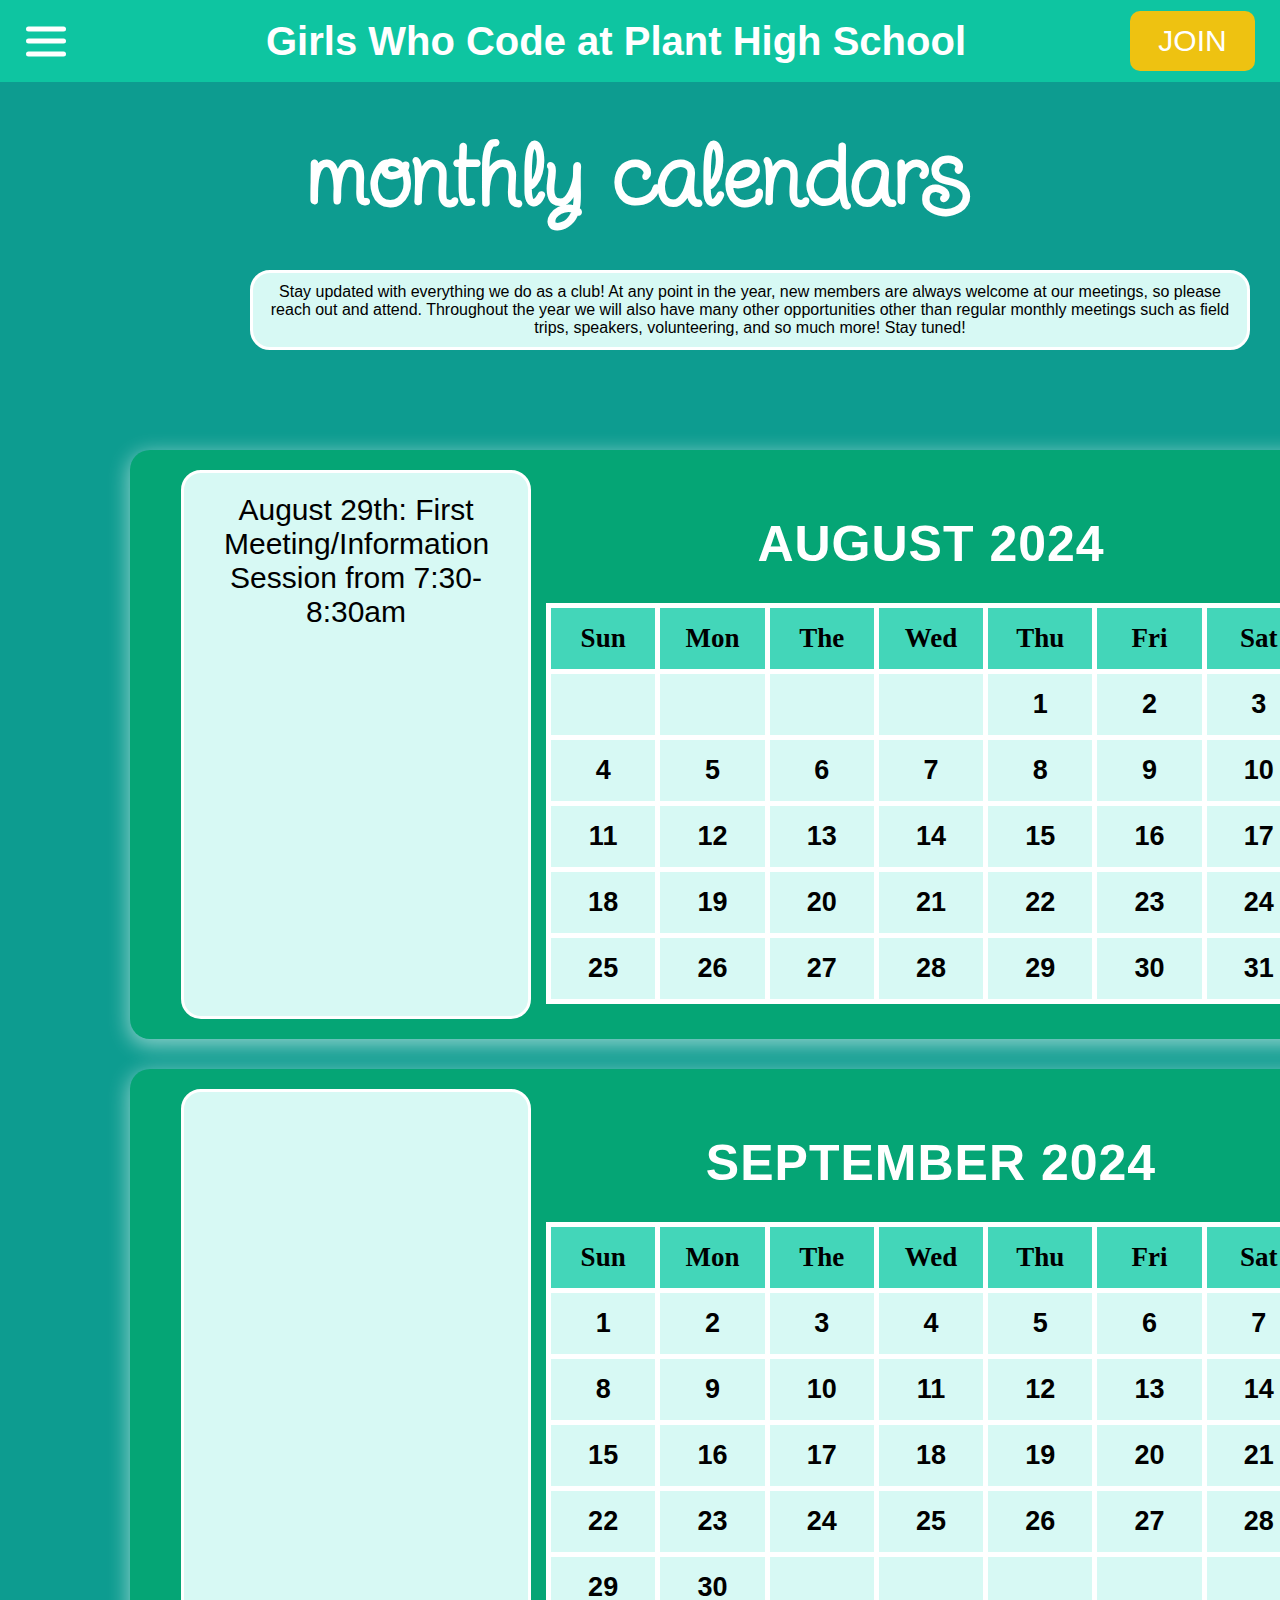
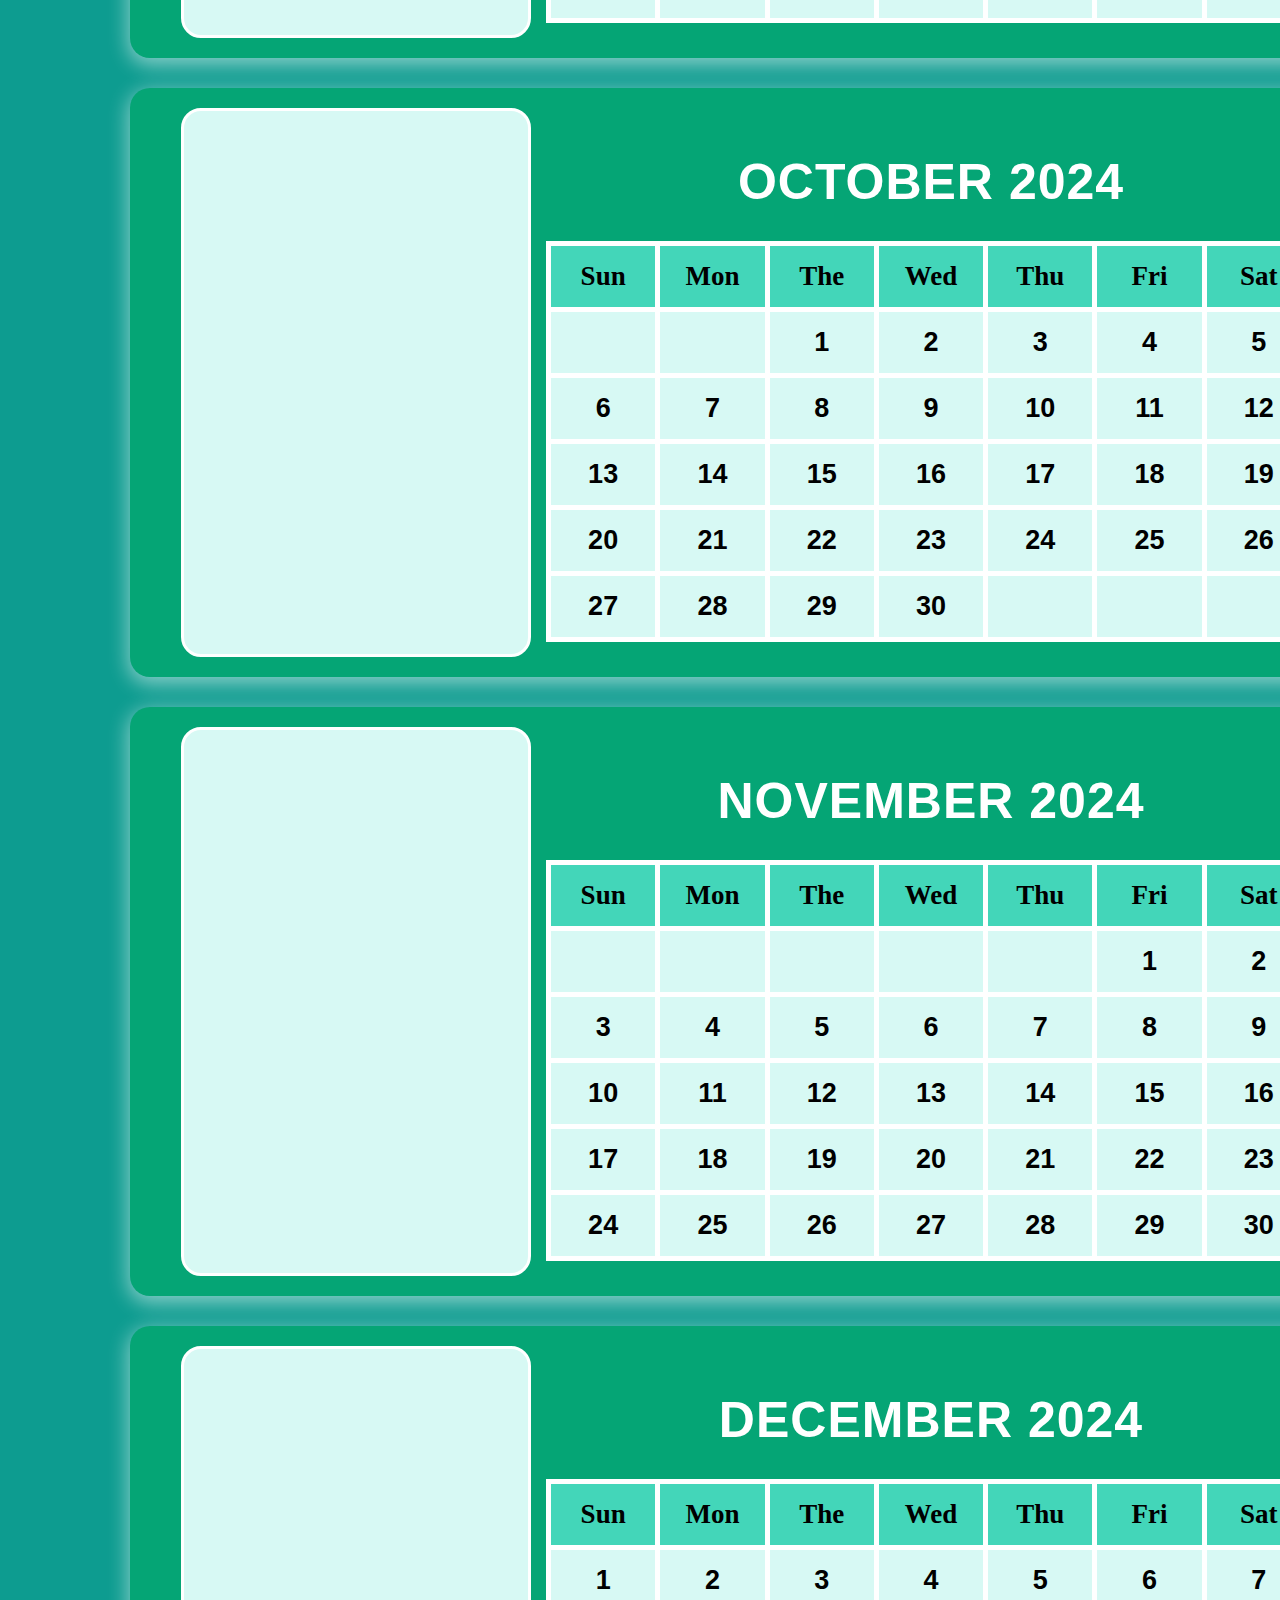
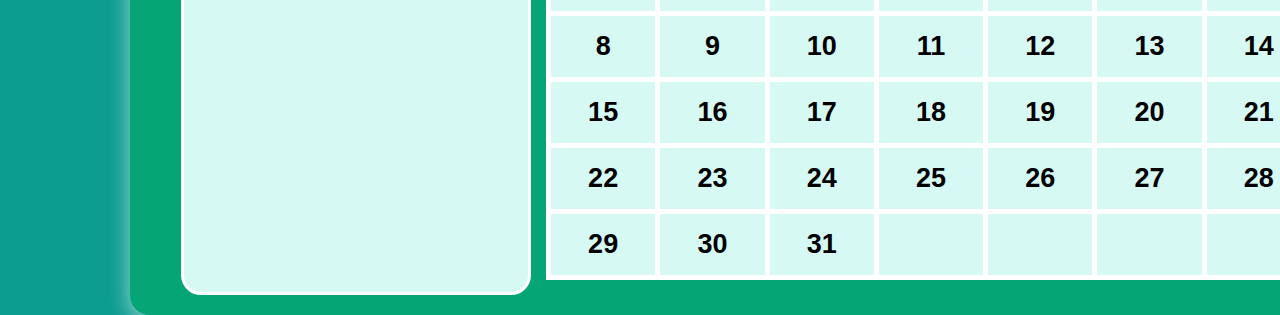
<file: calendar.html>
<!DOCTYPE html>
<html lang="en">
<head>
    <meta charset="UTF-8">
    <meta name="viewport" content="width=device-width, initial-scale=1.0">
    <title>Girls Who Code at Plant</title>
    <link rel = "stylesheet" href = "styles/general.css">
    <link rel = "stylesheet" href = "styles/hamburger-menu.css">
    <link rel = "stylesheet" href = "styles/monthlyCalendar.css">

    <link rel="preconnect" href="https://fonts.googleapis.com">
    <link rel="preconnect" href="https://fonts.gstatic.com" crossorigin>
    <link href="https://fonts.googleapis.com/css2?family=Gluten:wght@100..900&family=Libre+Baskerville:ital,wght@0,400;0,700;1,400&family=Red+Hat+Display:ital,wght@0,300..900;1,300..900&family=Roboto:ital,wght@0,100;0,300;0,400;0,500;0,700;0,900;1,100;1,300;1,400;1,500;1,700;1,900&family=Russo+One&family=Sacramento&family=Silkscreen:wght@400;700&family=Syncopate:wght@400;700&display=swap" rel="stylesheet">

    <link href="https://fonts.googleapis.com/css2?family=Gluten:wght@100..900&family=Libre+Baskerville:ital,wght@0,400;0,700;1,400&family=Red+Hat+Display:ital,wght@0,300..900;1,300..900&family=Roboto:ital,wght@0,100;0,300;0,400;0,500;0,700;0,900;1,100;1,300;1,400;1,500;1,700;1,900&family=Russo+One&family=Sacramento&family=Silkscreen:wght@400;700&family=Syncopate:wght@400;700&family=Twinkle+Star&family=WindSong:wght@400;500&display=swap" rel="stylesheet">

</head>

<body>
    <div class = "header">
        <div class = "left-section">
            <div class = "off-screen-menu">
                <ul>
                  <li><a class = "pages" href = "/index.html">home</a></li>
                  <li><a class = "pages" href = "/calendar.html">calendar</a></li>
                  <li><a class = "pages" href = "/projects.html">projects</a></li>
                  <li><a class = "pages" href = "/clubResources.html">club resources</a></li>
                </ul>
              </div>
          
              <nav>
                <div class = "ham-menu">
                  <span></span>
                  <span></span>
                  <span></span>
                </div>
              </nav>
          
              <script src="./hamburger-menu.js"></script>
        </div>
        <div class = "middle-section">
            <a style = "
                color: white;
                " href = "/index.html">
                Girls Who Code at Plant High School
            </a>
        </div>
        <div class = "right-section">
            <a href = "https://docs.google.com/forms/d/e/1FAIpQLSfEPYaWz8-37I2Lx8ysQwlpEAQPhO3wAy88INWL53CvcxTIDA/viewform?usp=sf_link" target = "_blank">
                <button class = "join-button">JOIN</button>
            </a>
        </div>
    </div>


    <div class = "calendar-title">
        monthly calendars
    </div>

    <div class = "calendar-info">
        Stay updated with everything we do as a club! At any point in the year, new members are always welcome at our meetings, so please
        reach out and attend. Throughout the year we will also have many other opportunities other than regular monthly meetings such as field 
        trips, speakers, volunteering, and so much more! Stay tuned!
    </div>

    <div class = "all-calendars">
        <div class = "dates-calendar">
            <div class = "dates">
                <p class = "info-dates" id = "aug-29-info">
                    August 29th: First Meeting/Information Session from 7:30-8:30am
                  </p>
            </div>

            <div class = "calendar">
                <div class="month">
                    <strong>AUGUST</strong>
                    <strong>2024</strong>
                </div>
                <div>
                    <table>
                        <tr>
                            <th>Sun</th>
                            <th>Mon</th>
                            <th>The</th>
                            <th>Wed</th>
                            <th>Thu</th>
                            <th>Fri</th>
                            <th>Sat</th>
                        </tr>
                        <tr>
                            <td></td>
                            <td></td>
                            <td></td>
                            <td></td>
                            <td>1</td>
                            <td>2</td>
                            <td>3</td>
                        </tr>
                        <tr>
                            <td>4</td>
                            <td>5</td>
                            <td>6</td>
                            <td>7</td>
                            <td>8</td>
                            <td>9</td>
                            <td>10</td>
                        </tr>
                        <tr>
                            <td>11</td>
                            <td>12</td>
                            <td>13</td>
                            <td>14</td>
                            <td>15</td>
                            <td>16</td>
                            <td>17</td>
                        </tr>
                        <tr>
                            <td>18</td>
                            <td>19</td>
                            <td>20</td>
                            <td>21</td>
                            <td>22</td>
                            <td>23</td>
                            <td>24</td>
                        </tr>
                        <tr>
                            <td>25</td>
                            <td>26</td>
                            <td>27</td>
                            <td>28</td>
                            <td id = "aug-29-date">29</td>
                            <td>30</td>
                            <td>31</td>
                        </tr>
                    </table>
                </div>
            </div>
        </div>

        <div class = "dates-calendar">
            <div class = "dates">
                
            </div>

            <div class = "calendar">
                <div class="month">
                    <strong>SEPTEMBER</strong>
                    <strong>2024</strong>
                </div>
                <div>
                    <table>
                        <tr>
                            <th>Sun</th>
                            <th>Mon</th>
                            <th>The</th>
                            <th>Wed</th>
                            <th>Thu</th>
                            <th>Fri</th>
                            <th>Sat</th>
                        </tr>
                        <tr>
                            <td>1</td>
                            <td>2</td>
                            <td>3</td>
                            <td>4</td>
                            <td>5</td>
                            <td>6</td>
                            <td>7</td>
                        </tr>
                        <tr>
                            <td>8</td>
                            <td>9</td>
                            <td>10</td>
                            <td>11</td>
                            <td>12</td>
                            <td>13</td>
                            <td>14</td>
                        </tr>
                        <tr>
                            <td>15</td>
                            <td>16</td>
                            <td>17</td>
                            <td>18</td>
                            <td>19</td>
                            <td>20</td>
                            <td>21</td>
                        </tr>
                        <tr>
                            <td>22</td>
                            <td>23</td>
                            <td>24</td>
                            <td>25</td>
                            <td>26</td>
                            <td>27</td>
                            <td>28</td>
                        </tr>
                        <tr>
                            <td>29</td>
                            <td>30</td>
                            <td></td>
                            <td></td>
                            <td></td>
                            <td></td>
                            <td></td>
                        </tr>
                    </table>
                </div>
            </div>
        </div>

        <div class = "dates-calendar">
            <div class = "dates">
                
            </div>

            <div class = "calendar">
                <div class="month">
                    <strong>OCTOBER</strong>
                    <strong>2024</strong>
                </div>
                <div>
                    <table>
                        <tr>
                            <th>Sun</th>
                            <th>Mon</th>
                            <th>The</th>
                            <th>Wed</th>
                            <th>Thu</th>
                            <th>Fri</th>
                            <th>Sat</th>
                        </tr>
                        <tr>
                            <td></td>
                            <td></td>
                            <td>1</td>
                            <td>2</td>
                            <td>3</td>
                            <td>4</td>
                            <td>5</td>
                        </tr>
                        <tr>
                            <td>6</td>
                            <td>7</td>
                            <td>8</td>
                            <td>9</td>
                            <td>10</td>
                            <td>11</td>
                            <td>12</td>
                        </tr>
                        <tr>
                            <td>13</td>
                            <td>14</td>
                            <td>15</td>
                            <td>16</td>
                            <td>17</td>
                            <td>18</td>
                            <td>19</td>
                        </tr>
                        <tr>
                            <td>20</td>
                            <td>21</td>
                            <td>22</td>
                            <td>23</td>
                            <td>24</td>
                            <td>25</td>
                            <td>26</td>
                        </tr>
                        <tr>
                            <td>27</td>
                            <td>28</td>
                            <td>29</td>
                            <td>30</td>
                            <td></td>
                            <td></td>
                            <td></td>
                        </tr>
                    </table>
                </div>
            </div>
        </div>

        <div class = "dates-calendar">
            <div class = "dates">
                
            </div>

            <div class = "calendar">
                <div class="month">
                    <strong>NOVEMBER</strong>
                    <strong>2024</strong>
                </div>
                <div>
                    <table>
                        <tr>
                            <th>Sun</th>
                            <th>Mon</th>
                            <th>The</th>
                            <th>Wed</th>
                            <th>Thu</th>
                            <th>Fri</th>
                            <th>Sat</th>
                        </tr>
                        <tr>
                            <td></td>
                            <td></td>
                            <td></td>
                            <td></td>
                            <td></td>
                            <td>1</td>
                            <td>2</td>
                        </tr>
                        <tr>
                            <td>3</td>
                            <td>4</td>
                            <td>5</td>
                            <td>6</td>
                            <td>7</td>
                            <td>8</td>
                            <td>9</td>
                        </tr>
                        <tr>
                            <td>10</td>
                            <td>11</td>
                            <td>12</td>
                            <td>13</td>
                            <td>14</td>
                            <td>15</td>
                            <td>16</td>
                        </tr>
                        <tr>
                            <td>17</td>
                            <td>18</td>
                            <td>19</td>
                            <td>20</td>
                            <td>21</td>
                            <td>22</td>
                            <td>23</td>
                        </tr>
                        <tr>
                            <td>24</td>
                            <td>25</td>
                            <td>26</td>
                            <td>27</td>
                            <td>28</td>
                            <td>29</td>
                            <td>30</td>
                        </tr>
                    </table>
                </div>
            </div>
        </div>

        <div class = "dates-calendar">
            <div class = "dates">
                
            </div>

            <div class = "calendar">
                <div class="month">
                    <strong>DECEMBER</strong>
                    <strong>2024</strong>
                </div>
                <div>
                    <table>
                        <tr>
                            <th>Sun</th>
                            <th>Mon</th>
                            <th>The</th>
                            <th>Wed</th>
                            <th>Thu</th>
                            <th>Fri</th>
                            <th>Sat</th>
                        </tr>
                        <tr>
                            <td>1</td>
                            <td>2</td>
                            <td>3</td>
                            <td>4</td>
                            <td>5</td>
                            <td>6</td>
                            <td>7</td>
                        </tr>
                        <tr>
                            <td>8</td>
                            <td>9</td>
                            <td>10</td>
                            <td>11</td>
                            <td>12</td>
                            <td>13</td>
                            <td>14</td>
                        </tr>
                        <tr>
                            <td>15</td>
                            <td>16</td>
                            <td>17</td>
                            <td>18</td>
                            <td>19</td>
                            <td>20</td>
                            <td>21</td>
                        </tr>
                        <tr>
                            <td>22</td>
                            <td>23</td>
                            <td>24</td>
                            <td>25</td>
                            <td>26</td>
                            <td>27</td>
                            <td>28</td>
                        </tr>
                        <tr>
                            <td>29</td>
                            <td>30</td>
                            <td>31</td>
                            <td></td>
                            <td></td>
                            <td></td>
                            <td></td>
                        </tr>
                    </table>
                </div>
            </div>
        </div>
    </div>

    
</body>
</html>
</file>
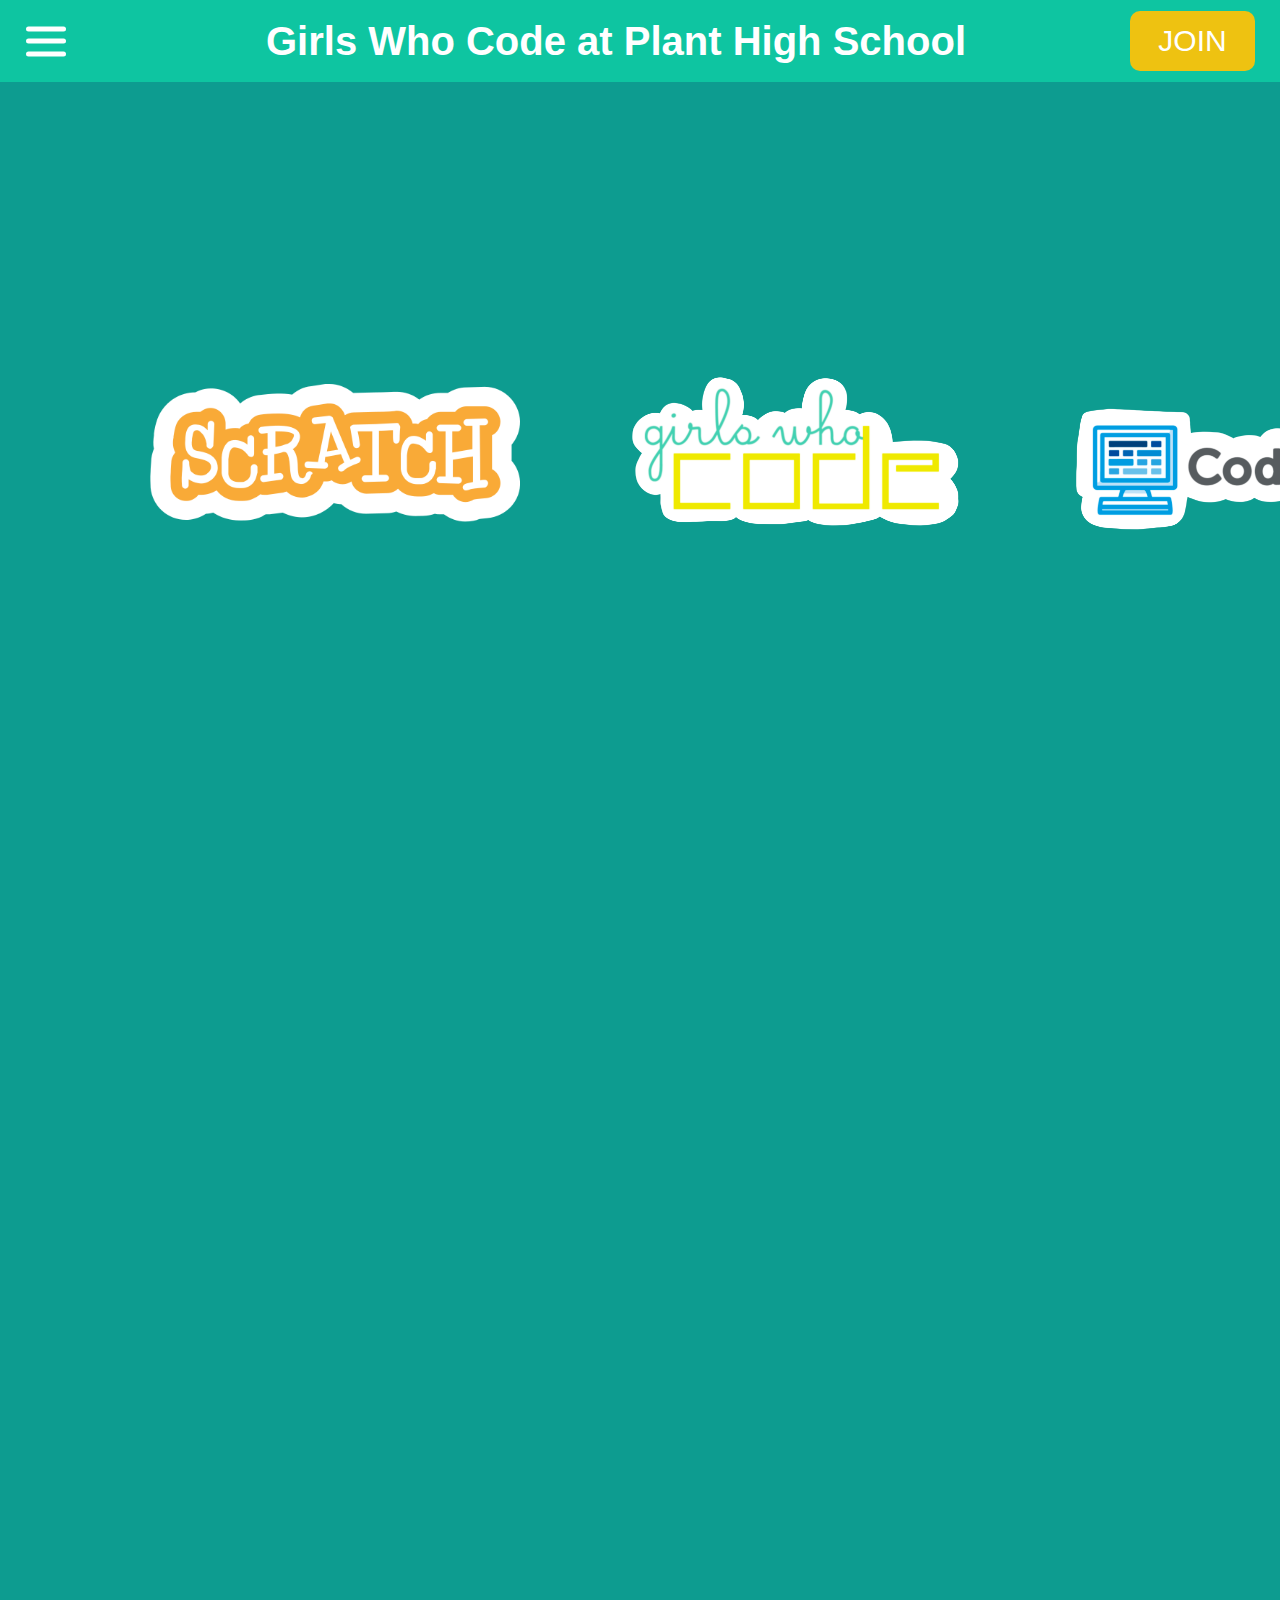
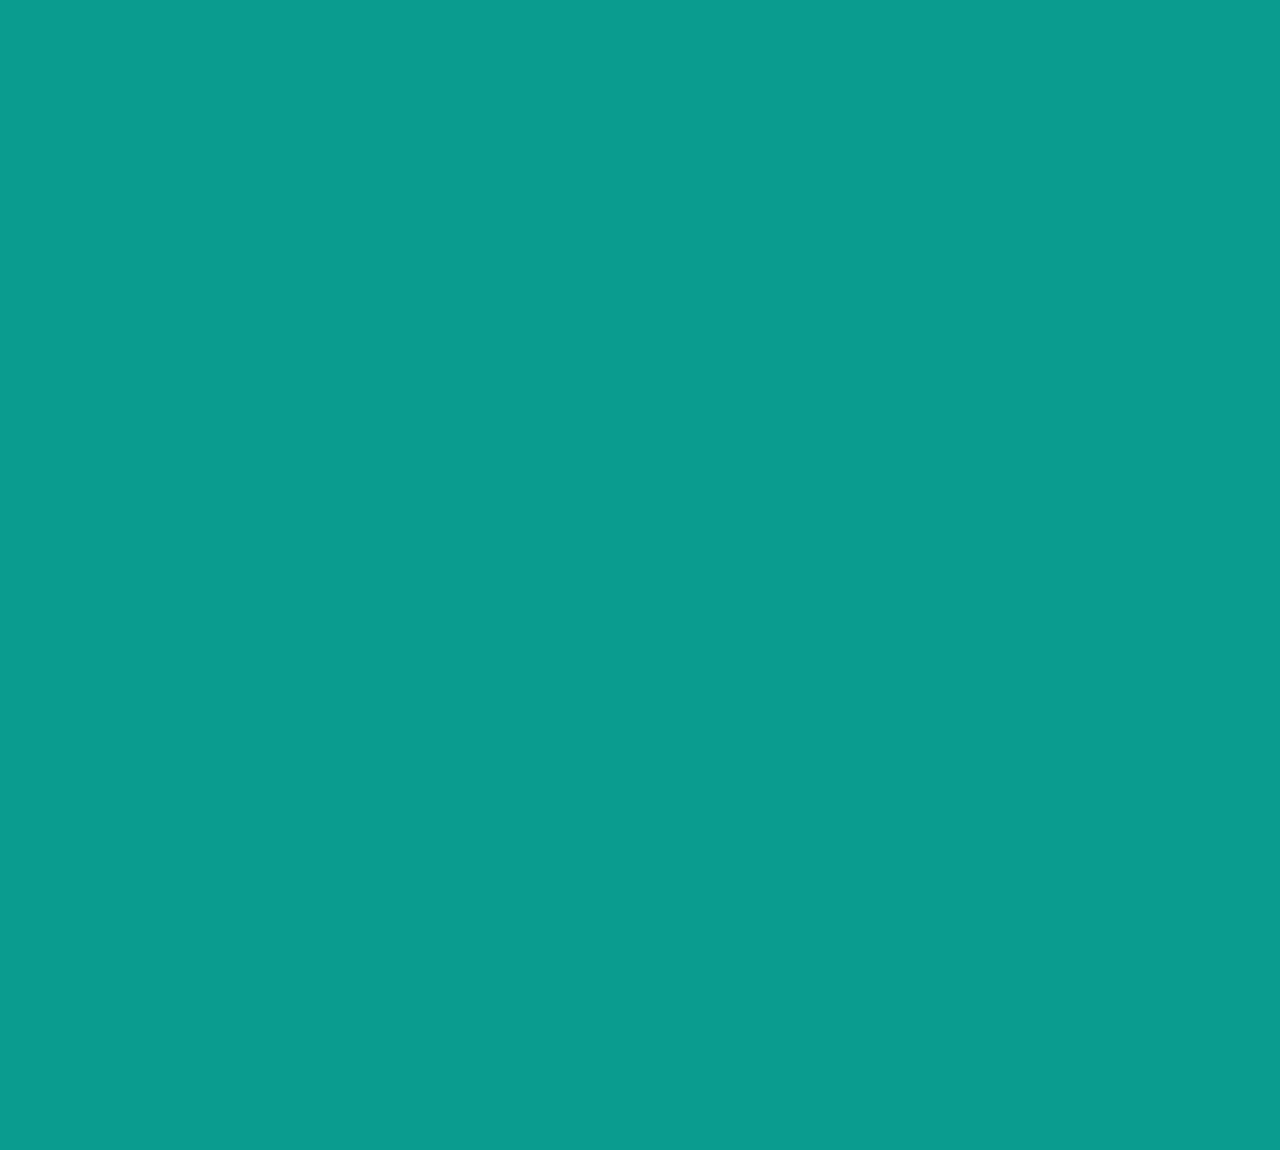
<file: clubResources.html>
<!DOCTYPE html>
<html lang="en">
<head>
    <meta charset="UTF-8">
    <meta name="viewport" content="width=device-width, initial-scale=1.0">
    <title>Girls Who Code at Plant</title>
    <link rel = "stylesheet" href = "styles/general.css">
    <link rel = "stylesheet" href = "styles/hamburger-menu.css">
    <link rel = "stylesheet" href = "styles/linksForClub.css">

</head>

<body>
    <div class = "header">
        <div class = "left-section">
            <div class = "off-screen-menu">
                <ul>
                  <li><a class = "pages" href = "/index.html">home</a></li>
                  <li><a class = "pages" href = "/calendar.html">calendar</a></li>
                  <li><a class = "pages" href = "/projects.html">projects</a></li>
                  <li><a class = "pages" href = "/clubResources.html">club resources</a></li>
                </ul>
              </div>
          
              <nav>
                <div class = "ham-menu">
                  <span></span>
                  <span></span>
                  <span></span>
                </div>
              </nav>
          
              <script src="./hamburger-menu.js"></script>
        </div>
        <div class = "middle-section">
            <a style = "
            color: white;
            " href = "/index.html">
                Girls Who Code at Plant High School
            </a>
        </div>
        <div class = "right-section">
            <a href = "https://docs.google.com/forms/d/e/1FAIpQLSfEPYaWz8-37I2Lx8ysQwlpEAQPhO3wAy88INWL53CvcxTIDA/viewform?usp=sf_link" target = "_blank">
                <button class = "join-button">JOIN</button>
            </a>
        </div>
    </div>

    <div class = "club-links">
        <div>
            <a href = "https://scratch.mit.edu/" target = "_blank">
                <img  class = "program-images" id = "scratch-logo" src = "images/scratch logo.png">
            </a>
        </div>
        <div>
            <a href = "https://hq.girlswhocode.com/" target = "_blank">
                <img class = "program-images" id = "gwc-logo" src = "images/gwc logo.png">
            </a>
        </div>
        <div>
            <a href = "https://codehs.com/" target = "_blank">
                <img class = "program-images" id = "codehs-logo" src = "images/code hs logo.png">
            </a>
        </div>
    </div>



   
    



</body>
</html>
</file>
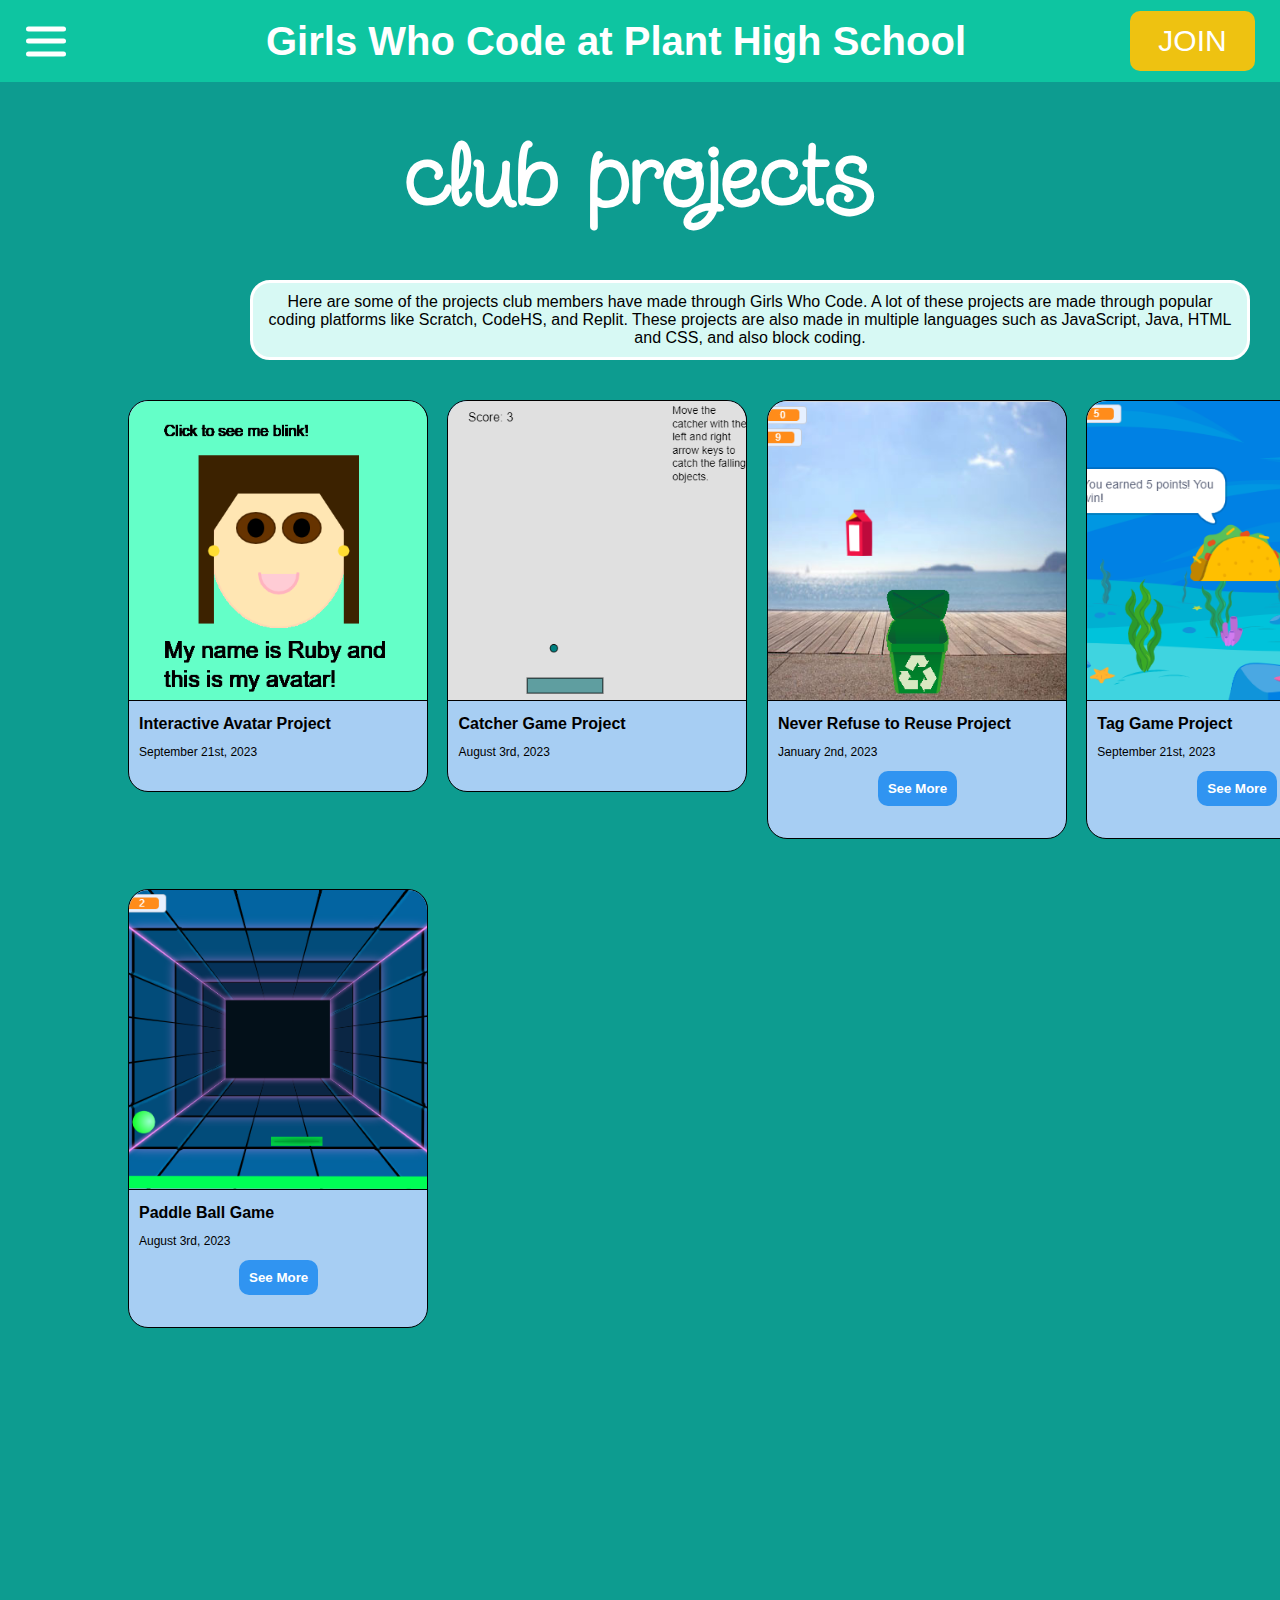
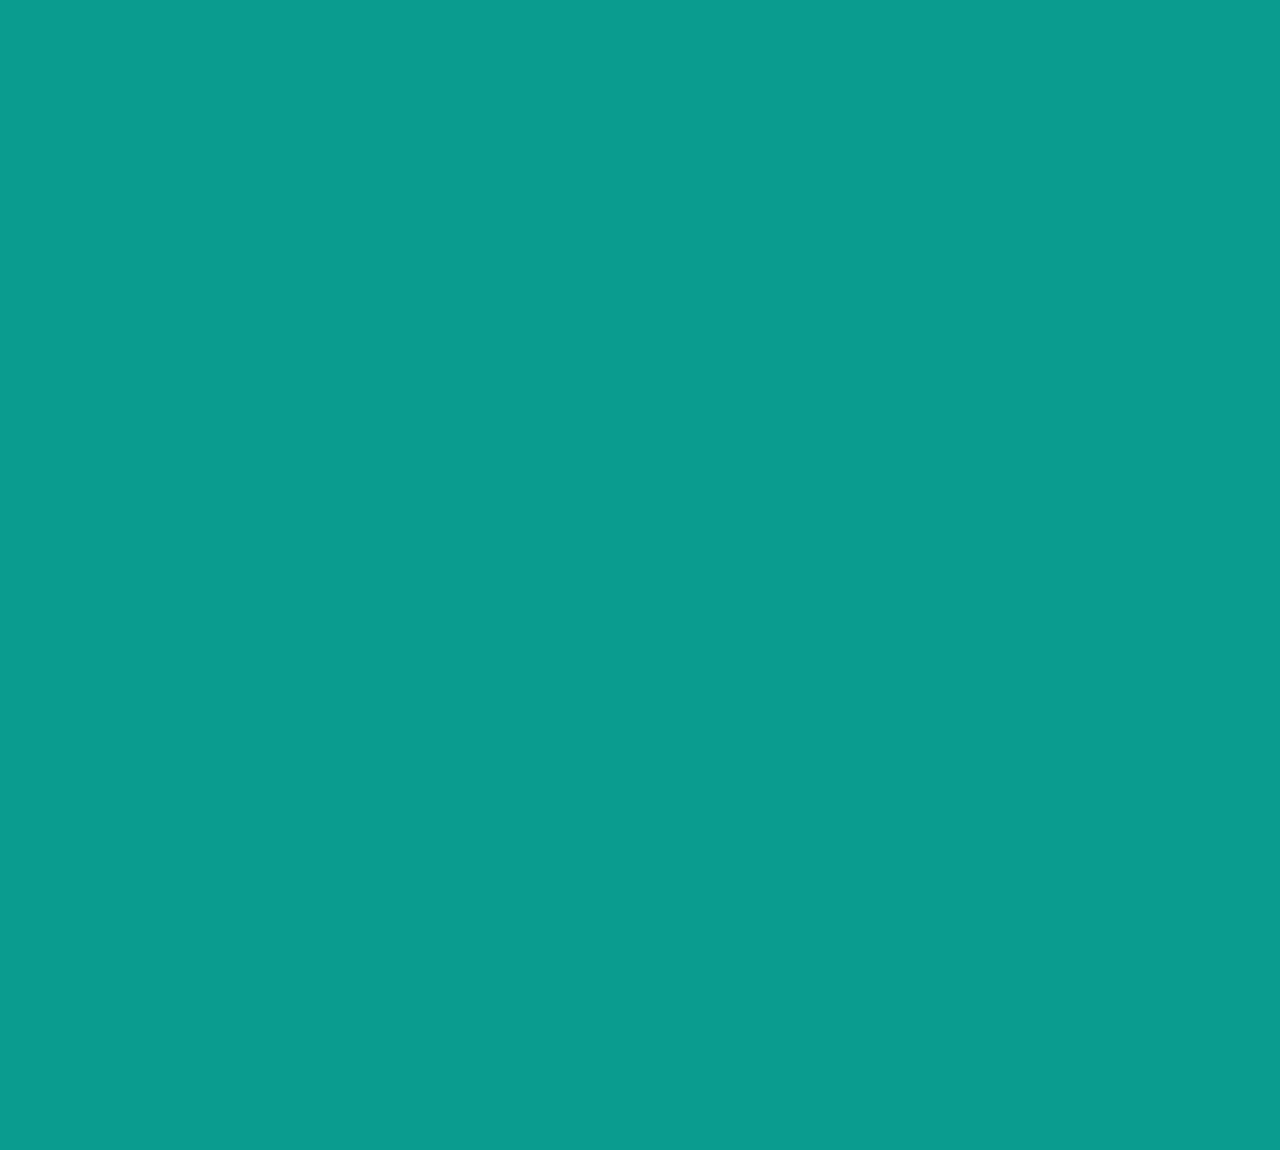
<file: projects.html>
<!DOCTYPE html>
<html lang="en">
<head>
    <meta charset="UTF-8">
    <meta name="viewport" content="width=device-width, initial-scale=1.0">
    <title>Girls Who Code at Plant</title>
    <link rel = "stylesheet" href = "styles/general.css">
    <link rel = "stylesheet" href = "styles/hamburger-menu.css">
    <link rel = "stylesheet" href = "styles/projectImages.css">

    <link rel="preconnect" href="https://fonts.googleapis.com">
    <link rel="preconnect" href="https://fonts.gstatic.com" crossorigin>
    <link href="https://fonts.googleapis.com/css2?family=Gluten:wght@100..900&family=Libre+Baskerville:ital,wght@0,400;0,700;1,400&family=Red+Hat+Display:ital,wght@0,300..900;1,300..900&family=Roboto:ital,wght@0,100;0,300;0,400;0,500;0,700;0,900;1,100;1,300;1,400;1,500;1,700;1,900&family=Russo+One&family=Sacramento&family=Silkscreen:wght@400;700&family=Syncopate:wght@400;700&display=swap" rel="stylesheet">

    <link href="https://fonts.googleapis.com/css2?family=Gluten:wght@100..900&family=Libre+Baskerville:ital,wght@0,400;0,700;1,400&family=Red+Hat+Display:ital,wght@0,300..900;1,300..900&family=Roboto:ital,wght@0,100;0,300;0,400;0,500;0,700;0,900;1,100;1,300;1,400;1,500;1,700;1,900&family=Russo+One&family=Sacramento&family=Silkscreen:wght@400;700&family=Syncopate:wght@400;700&family=Twinkle+Star&family=WindSong:wght@400;500&display=swap" rel="stylesheet">

</head>

<body>
    <div class = "header">
        <div class = "left-section">
            <div class = "off-screen-menu">
                <ul>
                  <li><a class = "pages" href = "/index.html">home</a></li>
                  <li><a class = "pages" href = "/calendar.html">calendar</a></li>
                  <li><a class = "pages" href = "/projects.html">projects</a></li>
                  <li><a class = "pages" href = "/clubResources.html">club resources</a></li>
                </ul>
              </div>
          
              <nav>
                <div class = "ham-menu">
                  <span></span>
                  <span></span>
                  <span></span>
                </div>
              </nav>
          
              <script src="./hamburger-menu.js"></script>
        </div>
        <div class = "middle-section">
            <a style = "
            color: white;
            " href = "/index.html">
                Girls Who Code at Plant High School
            </a>
        </div>
        <div class = "right-section">
            <a href = "https://docs.google.com/forms/d/e/1FAIpQLSfEPYaWz8-37I2Lx8ysQwlpEAQPhO3wAy88INWL53CvcxTIDA/viewform?usp=sf_link" target = "_blank">
                <button class = "join-button">JOIN</button>
            </a>
        </div>
    </div>

    <div class = "calendar-title" id = "club-projects">
        club projects
    </div>


    <div class = "project-info">
        Here are some of the projects club members have made through Girls Who Code. A lot of these projects are made through popular coding 
        platforms like Scratch, CodeHS, and Replit. These projects are also made in multiple languages such as JavaScript, Java, HTML and CSS,
        and also block coding. 
    </div>
    
    <div class = "project-grid">
        <div class = "projectPreview">
            <img class = "projectImg" src = "images/interactive avatar screenshot.png">
            <p class = "projectName">
                Interactive Avatar Project
            </p>
            <p class = "projectDate">
                September 21st, 2023
            </p>
            <!--<button class = "seeMoreButton" >See More</button>-->
        </div>
    
        <div class = "projectPreview">
            <img class = "projectImg" src = "images/catcher game screenshot.png">
            <p class = "projectName">
                Catcher Game Project
            </p>
            <p class = "projectDate">
                August 3rd, 2023
            </p>
            <!--<button class = "seeMoreButton" >See More</button>-->
        </div>
    
        <div class = "projectPreview">
            <img class = "projectImg" src = "images/never refuse to reuse .png">
            <p class = "projectName">
                Never Refuse to Reuse Project
            </p>
            <p class = "projectDate">
                January 2nd, 2023
            </p>
            <a href = "https://scratch.mit.edu/projects/892886387" target = "_blank">
                <button class = "seeMoreButton">See More</button>
            </a>
        </div>
    
        <div class = "projectPreview">
            <img class = "projectImg" src = "images/gwc proj 1 screenshot.png">
            <p class = "projectName">
                Tag Game Project
            </p>
            <p class = "projectDate">
                September 21st, 2023
            </p>
            <a href = "https://scratch.mit.edu/projects/883164802" target = "_blank">
                <button class = "seeMoreButton">See More</button>
            </a>
        </div>
    
        <div class = "projectPreview">
            <img class = "projectImg" src = "images/paddle ball.png">
            <p class = "projectName">
                Paddle Ball Game
            </p>
            <p class = "projectDate">
                August 3rd, 2023
            </p>
            <a href = "https://scratch.mit.edu/projects/262683113" target = "_blank">
                <button class = "seeMoreButton">See More</button>
            </a>
        </div>
    
        <!--
        <div class = "projectPreview">
            <img class = "projectImg" src = "images/gwc proj 1 screenshot.png">
            <p class = "projectName">
                Tag Game Project
            </p>
            <p class = "projectDate">
                January 2nd, 2023
            </p>
            <button class = "seeMoreButton">See More</button>
        </div>
    
        <div class = "projectPreview">
            <img class = "projectImg" src = "images/interactive avatar screenshot.png">
            <p class = "projectName">
                Interactive Avatar Project
            </p>
            <p class = "projectDate">
                September 21st, 2023
            </p>
            <button class = "seeMoreButton" >See More</button>
        </div>
    
        <div class = "projectPreview">
            <img class = "projectImg" src = "images/catcher game screenshot.png">
            <p class = "projectName">
                Refuse to Reuse Project
            </p>
            <p class = "projectDate">
                August 3rd, 2023
            </p>
            <button class = "seeMoreButton">See More</button>
        </div>
    
        <div class = "projectPreview">
            <img class = "projectImg" src = "images/gwc proj 1 screenshot.png">
            <p class = "projectName">
                Catcher Game Project
            </p>
            <p class = "projectDate">
                January 2nd, 2023
            </p>
            <button class = "seeMoreButton">See More</button>
        </div>
    
        <div class = "projectPreview">
            <img class = "projectImg" src = "images/interactive avatar screenshot.png">
            <p class = "projectName">
                Interactive Avatar Project
            </p>
            <p class = "projectDate">
                September 21st, 2023
            </p>
            <button class = "seeMoreButton" >See More</button>
        </div>
    
        <div class = "projectPreview">
            <img class = "projectImg" src = "images/catcher game screenshot.png">
            <p class = "projectName">
                Refuse to Reuse Project
            </p>
            <p class = "projectDate">
                August 3rd, 2023
            </p>
            <button class = "seeMoreButton">See More</button>
        </div>
    
        <div class = "projectPreview">
            <img class = "projectImg" src = "images/gwc proj 1 screenshot.png">
            <p class = "projectName">
                Catcher Game Project
            </p>
            <p class = "projectDate">
                January 2nd, 2023
            </p>
            <button class = "seeMoreButton">See More</button>
        </div>
    </div>
    -->
    </div>
    


</body>
</html>
</file>
<file: styles/general.css>
body {
    background-color: #0D9C90;
    height: 2750px;
    width: 1500px;
    padding-top: 120px;
}



.home-content {
    display: flex;
    flex-direction: row;
    justify-content: center;
    transform: translateX(100px);
    width: 1320px;
}

.describe {
    padding: 20px;
    border: 3px solid white;
    border-radius: 20px;
    background-color: #D7F9F4;
    margin-left: 20px;
    font-size: 20px;
    padding-top: 40px;
    align-items: center;
    justify-content: center;
}

.describe-insta {
    text-align: center;
    font-size: 20px;
    background-color: #F9B88C;
    padding: 10px;
    border-radius: 20px;
    border: 1px white solid;
    color: white;
    width: 300px;
    align-items: center;
    justify-content: center;
}

.describe-insta-username {
    font-weight: bold;
}
.describe-insta-username:hover {
    color: rgb(160, 243, 139);
}

.describe-content{ 
    margin-top: 25px;
    padding: 20px;
}

.home-content-2 {
    display: flex;
    flex-direction: row;
    justify-content: center;
    transform: translateX(100px);
    padding: 20px;
    width: 1320px;
}

.describe-2 {
    padding: 20px;
    border: 3px solid white;
    border-radius: 20px;
    background-color: #D7F9F4;
    font-size: 20px;
    height: 100%;
    height: 500px;
}










.header {
    height: 82px;
    display: flex;
    flex-direction: row;
    justify-content: space-between;
    position: fixed;
    top: 0;
    right: 0;
    left: 0;
    background-color: #0ec5a1;
    z-index: 100;
}
.left-section {
    margin-right: 70px;
    display: flex;
    align-items: center;
}

.hamburger-menu {
    height: 24px;
    margin-left: 24px;
    margin-right: 24px;
}

.middle-section {
    display: flex;
    align-items: center;
    flex-shrink: 0;
    font-size: 40px;
    color: white;
    font-weight: bold;
    font-family: sans-serif;
}

.right-section {
    width: 180px;
    display: flex;
    align-items: center;
    justify-content: space-between;
    margin-right: 20px;
    flex-shrink: 0;
    right: 0;
}
.join-button {
    text-align: center;
    transform: translateX(50px);
    width: 125px;
    height: 60px;
    font-size: 30px;
    border-radius: 10px;
    border: none;
    font-family: sans-serif;
    background-color: #eec211;
    color: white;
    cursor: pointer;
    transition: all 0.15 ease;
}
.join-button:hover {
    background-color: #f1d256;
}





.home-quote {
    width: 1265px;
    width: 102%;
    padding: 10px;
    text-align: center;
    
    border-bottom: solid 2px rgb(0, 0, 0);

    box-shadow: 5px 5px 10px 2px rgba(0,0,0,.8);
    margin-top: 50px;
    margin-bottom: 70px;
    background-color: #eec211;
}
/*
.open-quote {
    font-size: 200px;
    font-family: sans-serif;
    position: absolute;
    color: white;
    transform: translateY(-50px);
    margin-left: 10px;
    margin-top: 10px;
}
*/


.quote {
    padding: 10px;
    font-size: 80px;
    color: white;
    font-family: sans-serif;
    line-height: 80px;
    font-family: "Silkscreen";
}
/*
.close-quote {
    font-size: 200px;
    font-family: sans-serif;
    position: absolute;
    color: rgb(255, 255, 255);
    transform: translate(1030px, -160px);
}
*/


.footer {
    position: absolute;
    display: flex;
    bottom: 0;
    width: 1700px;
    background-color: #0ec5a1;
    height: 250px;
    padding: 10px;
    text-align: center;
    color: white;
}

/*
.calendar-title {
    background-color: red;
    width: 102%;
    padding: 20px;
    font-size: 100px;
    font-family: sans-serif;
    text-align: center;
    color: white;
    margin-bottom: 30px;
  }
*/

  .calendar-title {
    display: flex;
    flex-direction: row;
    justify-content: space-between;
    justify-content: center;
    position: absolute;
    right: 0;
    left: 0;
    z-index: 99;
    color: white;
    text-align: center;
    font-size: 90px;
    align-items: center;
    font-weight: bold;
    font-family: "Twinkle Star";
  }
</file>
<file: styles/hamburger-menu.css>
* {
    margin: 0;
    padding: 0;
    box-sizing: border-box;
    list-style: none;
    text-decoration: none;
}

.pages {
    color: white;
}
.pages:visited {
    color: white;
}
.pages:hover {
    color: #0D9C90;
    cursor: pointer;
}

body {
    background-color: #0D9C90;
    font-family: sans-serif;
}

/* off-screen-menu */
.off-screen-menu {
    background-color: #0ec5a1;
    height: 100vh;
    width: 100%;
    max-width: 450px;
    position: fixed;
    top: 0;
    left: -450px;
    display: flex;
    flex-direction: column;
    align-items: center;    
    justify-content: center;
    text-align: center;
    font-size: 3rem;
    transition: .3s ease;
    z-index: 100;
}
.off-screen-menu.active {
    left: 0;
}

/* nav */
nav {
    padding: 1rem;
    display: flex;
    background-color: #0ec5a1;
}

/* ham menu */
.ham-menu {
    height: 50px;
    width: 40px;
    margin-left: auto;
    position: relative;
    margin-left: 10px;
}

.ham-menu:hover, .ham-menu span:hover{
    cursor: pointer;
}
.ham-menu span {
    height: 5px;
    width: 100%;
    background-color: white;
    border-radius: 25px;
    position: absolute;
    left: 50%;
    top: 50%;
    transform: translate(-50%, -50%);
    transition: .3s ease;
    z-index: 100;
}
.ham-menu span:nth-child(1) {
    top: 25%;
}
.ham-menu span:nth-child(3) {
    top: 75%;
}
.ham-menu.active span {
    background-color: white;
}
.ham-menu.active span:nth-child(1) {
    top: 50%;
    transform: translate(-50%, -50%) rotate(45deg);
}
.ham-menu.active span:nth-child(2) {
    opacity: 0;
}
.ham-menu.active span:nth-child(3) {
    top: 50%;
    transform: translate(-50%, -50%) rotate(-45deg);
}
</file>
<file: styles/monthlyCalendar.css>
.calendar {
    width: 800px;
    font-family: Arial;
    font-weight: bold;
    color: black;
    /*margin: 10% 10%;*/
    border-radius: 20px;
    padding: 15px;
    
  }
  .month {
    font-family: Arial;
    text-align: center;
    justify-content: center;
    align-items: center;
    font-size: 50px;
    letter-spacing: 1px;
    color: rgb(255, 255, 255);
    padding: 30px;
    padding-left: 30px;
  }
  table, th, td {
    width: 100%;
    table-layout: fixed;
    text-align: center;
    font-size: 27px;
    border-collapse: collapse;
    border: 5px solid rgb(255, 255, 255);
    font-family: Arial;
  }
  tr, th, td {
    padding: 15px;
  }
  th {
    background: #43D6B9;
    color: black;
    font-family: arial black;
  }
  td {
    background: #D7F9F4;
    color: black;
  }
  td:hover {
    background: #43D6B9;
  }



  .calendar-box {
    display: flex;
    flex-direction: row;
    justify-content: center;
    padding: 20px;
    width: 1320px;
    transform: translateX(90px);
  }

  .dates {
    padding: 20px;
    border: 3px solid white;
    border-radius: 20px;
    background-color: #D7F9F4;
    width: 350px;
    font-size: 30px;
    margin-left: 12px;

    /*background-color: #D7F9F4;
    display: inline-block;
    padding: 20px;
    border: 3px solid white;
    position: absolute;
    right: 0;*/
  }

  .info-dates {
    text-align: center;
    margin-bottom: 15px;
    margin-left: 20px;
    margin-right: 20px;
  }


  .dates-calendar {
    display: flex;
    flex-direction: row;
    justify-content: center;
    margin-bottom: 100px;
    background-color: #05a575;
    padding-top: 20px;
    padding-bottom: 20px;
    border-radius: 20px;
    box-shadow: 0px 5px 20px 2px rgba(255, 255, 255, 0.5);
    margin: 30px;
  }

  
  .all-calendars {
    margin: 100px;
  }
  


  .calendar-info {
    margin-top: 150px;
    width: 1000px;
    background-color: #D7F9F4;
    padding: 10px;
    border: solid 3px rgb(255, 255, 255);
    border-radius: 20px;
    transform: translateX(250px);
    text-align: center;
}
</file>
<file: styles/linksForClub.css>
.club-links {
    margin-top: 300px;
    height: 70px;
    display: flex;
    flex-direction: row;
    justify-content: center;
    justify-content: space-between;
    align-items: center;
    align-items: space-between;
}


.hq-button, .scratch-button, .codehs-button, .submit-work-button {
    background-color: #D7F9F4;
    width: 200px;
    padding: 10px;
    font-size: 20px;
    font-family: sans-serif;
    font-weight: bold;
    border-radius: 20px;
    border: 3px solid white;
    height: 70px;
    cursor: pointer;
}


.program-images {
    width: 600px;
}

#scratch-logo {
    width: 370px;
    margin-left: 150px;
}

#gwc-logo {
    margin-top: 100px;
    margin-right: 100px;
}

#codehs-logo {
    margin-left: -300px;
    margin-top: 40px;
}
</file>
<file: styles/projectImages.css>
.project-grid {
    margin-left: 128px;
}
.projectPreview {
    width: 300px;
    display: inline-block;
    vertical-align: top;
    margin-right: 15px;
    padding-bottom: 20px;
    background-color: rgb(167, 206, 243);
    border-color: black;
    border-width: 1px;
    border-style: solid;
    margin-bottom: 50px;
    border-radius: 20px;
}
.projectPreview:hover {
    box-shadow: 0 0 5px rgba(0, 0, 0, 0.3);
}
.projectImg {
    width: 299px;
    height: 300px;
    object-fit: cover;
    border-top-left-radius: 20px;
    border-top-right-radius: 20px;
    border-bottom: solid 1px black;
    border-right: solid 1px black;
}
.projectName {
    margin-left: 10px;
    margin-bottom: 12px;
    font-family: Arial;
    font-weight: bold;
    padding-top: 10px;
}
.projectDate {
    margin-left: 10px;
    margin-bottom: 12px;
    font-family: Arial;
    font-size: 12px;
}
.seeMoreButton {
    margin-left: 10px;
    margin-bottom: 12px;
    font-family: Arial;
    font-weight: bold;
    border-style: none;
    background-color: rgb(48, 148, 241);
    color: white;
    padding: 10px;
    border-radius: 10px;
    transform: translateX(100px);
}
.seeMoreButton:hover {
    box-shadow: 0 0 5px rgba(0, 0, 0, 0.3);
    cursor: pointer;
}

.project-info {
    width: 1000px;
    background-color: #D7F9F4;
    padding: 10px;
    border: solid 3px rgb(255, 255, 255);
    border-radius: 20px;
    transform: translateX(250px);
    margin-bottom: 40px;
    text-align: center;
    margin-top: 160px;
}
</file>
